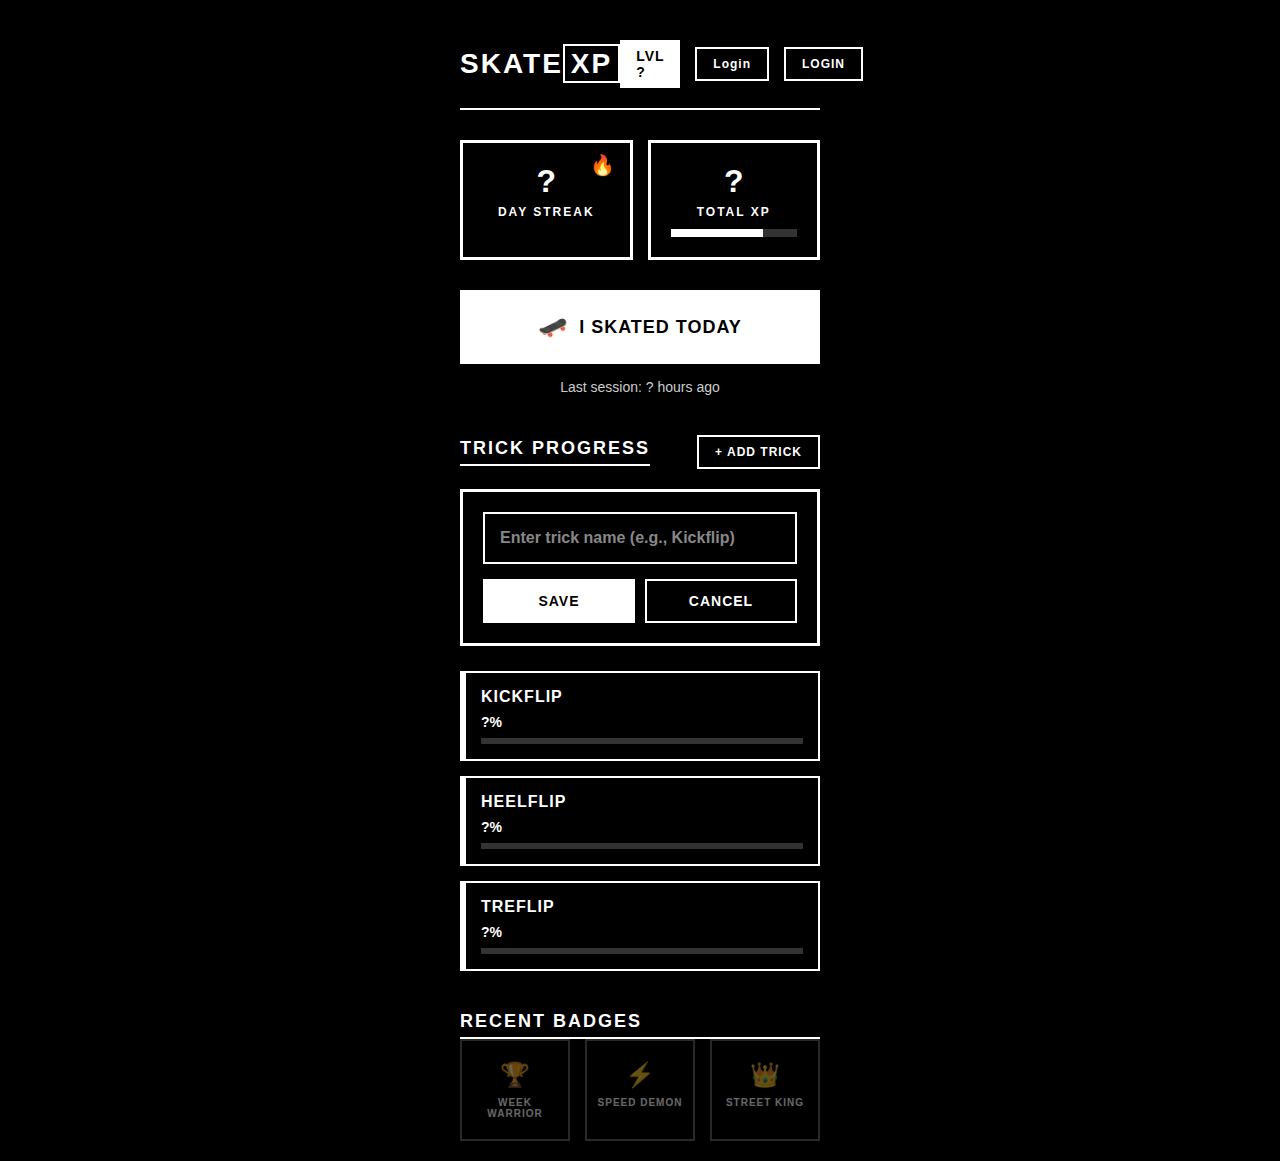
<file: index.html>
<!DOCTYPE html>
<html lang="en">
<head>
    <meta charset="UTF-8">
    <meta name="viewport" content="width=device-width, initial-scale=1.0">
    <title>SkateXP - Level Up Your Sessions</title>
    <link rel="stylesheet" href="style.css">
</head>
<body>
    <div class="container">
        <!-- Header -->
        <header class="header">
            <h1 class="logo">SKATE<span class="xp">XP</span></h1>
            <div class="header-right">
                <div class="user-level">LVL ?</div>
                <a class="login-btn-header" href="/login.html">Login</a> <!--Temporary login button to link-->
                <button class="login-btn-header">LOGIN</button> 
            </div>
        </header>

        <!-- Main Stats Section -->
        <section class="stats-grid">
            <div class="stat-card streak">
                <div class="stat-number">?</div>
                <div class="stat-label">DAY STREAK</div>
                <div class="streak-fire">🔥</div>
            </div>
            
            <div class="stat-card xp-card">
                <div class="stat-number">?</div>
                <div class="stat-label">TOTAL XP</div>
                <div class="xp-bar">
                    <div class="xp-progress"></div>
                </div>
            </div>
        </section>

        <!-- Session Logger -->
        <section class="session-section">
            <button class="session-btn">
                <span class="btn-icon">🛹</span>
                I SKATED TODAY
            </button>
            <p class="last-session">Last session: ? hours ago</p>
        </section>

        <!-- Tricks Tracker -->
        <section class="tricks-section">
            <div class="section-header">
                <h2 class="section-title">TRICK PROGRESS</h2>
                <button class="add-trick-btn">+ ADD TRICK</button>
            </div>
            
            <!-- Add Trick Form (initially hidden, but visible for design) -->
            <div class="add-trick-form">
                <input type="text" class="trick-input" placeholder="Enter trick name (e.g., Kickflip)">
                <div class="form-buttons">
                    <button class="save-btn">SAVE</button>
                    <button class="cancel-btn">CANCEL</button>
                </div>
            </div>
            
            <div class="tricks-grid">
                <div class="trick-card">
                    <div class="trick-name">KICKFLIP</div>
                    <div class="trick-consistency">?%</div>
                    <div class="trick-bar">
                        <div class="trick-progress" style="width: 0%"></div>
                    </div>
                </div>
                
                <div class="trick-card">
                    <div class="trick-name">HEELFLIP</div>
                    <div class="trick-consistency">?%</div>
                    <div class="trick-bar">
                        <div class="trick-progress" style="width: 0%"></div>
                    </div>
                </div>
                
                <div class="trick-card">
                    <div class="trick-name">TREFLIP</div>
                    <div class="trick-consistency">?%</div>
                    <div class="trick-bar">
                        <div class="trick-progress" style="width: 0%"></div>
                    </div>
                </div>
            </div>
        </section>

        <!-- Achievements -->
        <section class="achievements-section">
            <h2 class="section-title">RECENT BADGES</h2>
            <div class="badges-grid">
                <div class="badge locked">
                    <div class="badge-icon">🏆</div>
                    <div class="badge-name">WEEK WARRIOR</div>
                </div>
                <div class="badge locked">
                    <div class="badge-icon">⚡</div>
                    <div class="badge-name">SPEED DEMON</div>
                </div>
                <div class="badge locked">
                    <div class="badge-icon">👑</div>
                    <div class="badge-name">STREET KING</div>
                </div>
            </div>
        </section>
    </div>
</body>
</html>
</file>
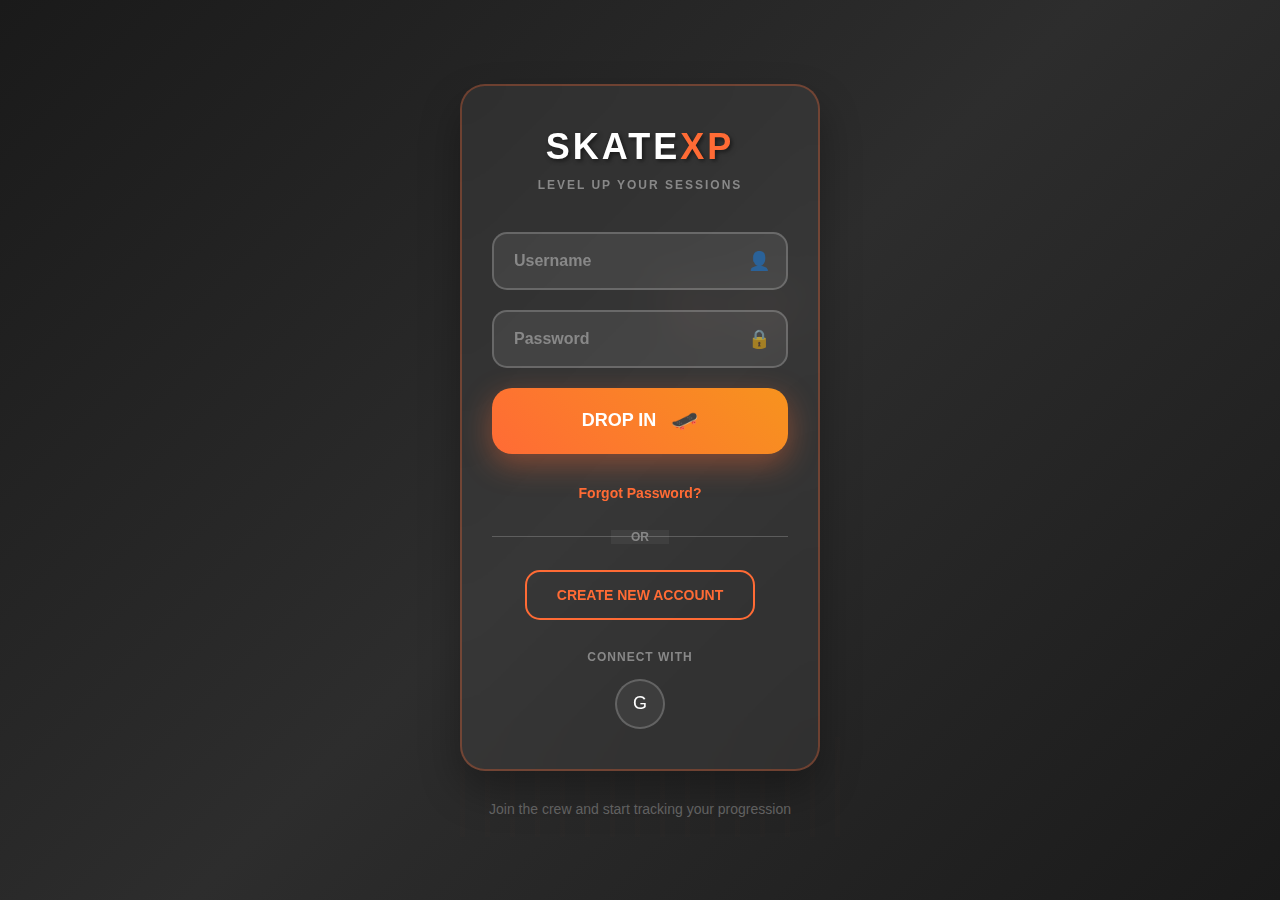
<file: login.html>
<!DOCTYPE html>
<html lang="en">
<head>
    <meta charset="UTF-8">
    <meta name="viewport" content="width=device-width, initial-scale=1.0">
    <title>SkateXP - Login</title>
    <link rel="stylesheet" href="login-style.css">
</head>
<body>
    <div class="login-container">
        <!-- Background Graphics -->
        <div class="bg-graphics">
            <div class="skateboard-icon">🛹</div>
            <div class="street-lines"></div>
        </div>
        
        <!-- Login Card -->
        <div class="login-card">
            <!-- Logo Section -->
            <div class="logo-section">
                <h1 class="logo">SKATE<span class="xp">XP</span></h1>
                <p class="tagline">LEVEL UP YOUR SESSIONS</p>
            </div>
            
            <!-- Login Form -->
            <form class="login-form">
                <div class="input-group">
                    <input type="text" class="login-input" placeholder="Username" required>
                    <div class="input-icon">👤</div>
                </div>
                
                <div class="input-group">
                    <input type="password" class="login-input" placeholder="Password" required>
                    <div class="input-icon">🔒</div>
                </div>
                
                <button type="submit" class="login-btn">
                    <span class="btn-text">DROP IN</span>
                    <span class="btn-icon">🛹</span>
                </button>
            </form>
            
            <!-- Additional Options -->
            <div class="login-options">
                <a href="#" class="forgot-link">Forgot Password?</a>
                <div class="divider">
                    <span class="divider-text">OR</span>
                </div>
                <button class="signup-btn">CREATE NEW ACCOUNT</button>
            </div>
            
            <!-- Social Login -->
            <div class="social-section">
                <p class="social-text">CONNECT WITH</p>
                <div class="social-buttons">
                    <button class="social-btn google">G</button>
                </div>
            </div>
        </div>
        
        <!-- Footer -->
        <div class="login-footer">
            <p>Join the crew and start tracking your progression</p>
        </div>
    </div>
</body>
</html>
</file>
<file: style.css>
* {
    margin: 0;
    padding: 0;
    box-sizing: border-box;
}

body {
    font-family: 'Arial Black', Arial, sans-serif;
    background: #000000;
    color: #ffffff;
    min-height: 100vh;
}

.container {
    max-width: 400px;
    margin: 0 auto;
    padding: 20px;
}

/* Header */
.header {
    display: flex;
    justify-content: space-between;
    align-items: center;
    margin-bottom: 30px;
    padding: 20px 0;
    border-bottom: 2px solid #ffffff;
}

.logo {
    font-size: 28px;
    font-weight: 900;
    letter-spacing: 2px;
    color: #ffffff;
}

.xp {
    color: #ffffff;
    background: #000000;
    padding: 2px 6px;
    border: 2px solid #ffffff;
}

.header-right {
    display: flex;
    align-items: center;
    gap: 15px;
}

.user-level {
    background: #ffffff;
    color: #000000;
    padding: 8px 16px;
    border-radius: 0;
    font-weight: 900;
    font-size: 14px;
    letter-spacing: 1px;
}

.login-btn-header {
    background: #000000;
    border: 2px solid #ffffff;
    padding: 8px 16px;
    color: #ffffff;
    font-weight: 900;
    font-size: 12px;
    cursor: pointer;
    transition: all 0.2s ease;
    letter-spacing: 1px;
    text-decoration: none;
}

.login-btn-header:hover {
    background: #ffffff;
    color: #000000;
}

/* Stats Grid */
.stats-grid {
    display: grid;
    grid-template-columns: 1fr 1fr;
    gap: 15px;
    margin-bottom: 30px;
}

.stat-card {
    background: #000000;
    border: 3px solid #ffffff;
    padding: 20px;
    text-align: center;
    position: relative;
}

.stat-number {
    font-size: 32px;
    font-weight: 900;
    color: #ffffff;
    margin-bottom: 5px;
}

.stat-label {
    font-size: 12px;
    font-weight: 900;
    letter-spacing: 2px;
    color: #ffffff;
}

.streak-fire {
    position: absolute;
    top: 10px;
    right: 15px;
    font-size: 20px;
}

.xp-bar {
    background: #333333;
    height: 8px;
    margin-top: 10px;
    overflow: hidden;
}

.xp-progress {
    background: #ffffff;
    height: 100%;
    width: 73%;
}

/* Session Logger */
.session-section {
    text-align: center;
    margin-bottom: 40px;
}

.session-btn {
    background: #ffffff;
    border: 3px solid #ffffff;
    padding: 20px 40px;
    font-size: 18px;
    font-weight: 900;
    color: #000000;
    cursor: pointer;
    transition: all 0.2s ease;
    display: flex;
    align-items: center;
    justify-content: center;
    gap: 10px;
    width: 100%;
    letter-spacing: 1px;
}

.session-btn:hover {
    background: #000000;
    color: #ffffff;
}

.btn-icon {
    font-size: 24px;
}

.last-session {
    margin-top: 15px;
    color: #cccccc;
    font-size: 14px;
}

/* Section Header */
.section-header {
    display: flex;
    justify-content: space-between;
    align-items: center;
    margin-bottom: 20px;
}

.section-title {
    font-size: 18px;
    font-weight: 900;
    letter-spacing: 2px;
    color: #ffffff;
    border-bottom: 2px solid #ffffff;
    padding-bottom: 5px;
}

.add-trick-btn {
    background: #000000;
    border: 2px solid #ffffff;
    padding: 8px 16px;
    color: #ffffff;
    font-weight: 900;
    font-size: 12px;
    cursor: pointer;
    transition: all 0.2s ease;
    letter-spacing: 1px;
}

.add-trick-btn:hover {
    background: #ffffff;
    color: #000000;
}

/* Add Trick Form */
.add-trick-form {
    background: #000000;
    border: 3px solid #ffffff;
    padding: 20px;
    margin-bottom: 25px;
}

.trick-input {
    width: 100%;
    background: #000000;
    border: 2px solid #ffffff;
    padding: 15px;
    color: #ffffff;
    font-size: 16px;
    font-weight: 900;
    margin-bottom: 15px;
}

.trick-input::placeholder {
    color: #888888;
    font-weight: 900;
}

.trick-input:focus {
    outline: none;
    border-color: #ffffff;
    background: #111111;
}

.form-buttons {
    display: flex;
    gap: 10px;
}

.save-btn {
    background: #ffffff;
    border: 2px solid #ffffff;
    padding: 12px 24px;
    color: #000000;
    font-weight: 900;
    font-size: 14px;
    cursor: pointer;
    flex: 1;
    transition: all 0.2s ease;
    letter-spacing: 1px;
}

.save-btn:hover {
    background: #000000;
    color: #ffffff;
}

.cancel-btn {
    background: #000000;
    border: 2px solid #ffffff;
    padding: 12px 24px;
    color: #ffffff;
    font-weight: 900;
    font-size: 14px;
    cursor: pointer;
    flex: 1;
    transition: all 0.2s ease;
    letter-spacing: 1px;
}

.cancel-btn:hover {
    background: #ffffff;
    color: #000000;
}

/* Tricks Section */
.tricks-grid {
    display: flex;
    flex-direction: column;
    gap: 15px;
    margin-bottom: 40px;
}

.trick-card {
    background: #000000;
    border: 2px solid #ffffff;
    border-left: 6px solid #ffffff;
    padding: 15px;
}

.trick-name {
    font-weight: 900;
    font-size: 16px;
    margin-bottom: 8px;
    letter-spacing: 1px;
}

.trick-consistency {
    color: #ffffff;
    font-weight: 900;
    font-size: 14px;
    margin-bottom: 8px;
}

.trick-bar {
    background: #333333;
    height: 6px;
    overflow: hidden;
}

.trick-progress {
    background: #ffffff;
    height: 100%;
}

/* Achievements */
.badges-grid {
    display: grid;
    grid-template-columns: repeat(3, 1fr);
    gap: 15px;
}

.badge {
    background: #000000;
    border: 2px solid #ffffff;
    padding: 20px 10px;
    text-align: center;
}

.badge.earned {
    background: #ffffff;
    color: #000000;
}

.badge.locked {
    opacity: 0.4;
    border-color: #666666;
}

.badge-icon {
    font-size: 24px;
    margin-bottom: 8px;
}

.badge-name {
    font-size: 10px;
    font-weight: 900;
    letter-spacing: 1px;
}
</file>
<file: login-style.css>
* {
    margin: 0;
    padding: 0;
    box-sizing: border-box;
}

body {
    font-family: 'Arial Black', Arial, sans-serif;
    background: linear-gradient(135deg, #1a1a1a 0%, #2d2d2d 50%, #1a1a1a 100%);
    color: #ffffff;
    min-height: 100vh;
    display: flex;
    align-items: center;
    justify-content: center;
    position: relative;
    overflow: hidden;
}

/* Background Graphics */
.bg-graphics {
    position: absolute;
    top: 0;
    left: 0;
    width: 100%;
    height: 100%;
    z-index: 0;
    opacity: 0.1;
}

.skateboard-icon {
    position: absolute;
    font-size: 120px;
    top: 20%;
    right: 10%;
    transform: rotate(25deg);
    animation: float 6s ease-in-out infinite;
}

.street-lines {
    position: absolute;
    bottom: 0;
    left: 0;
    width: 100%;
    height: 100px;
    background: repeating-linear-gradient(
        90deg,
        transparent,
        transparent 20px,
        rgba(255, 107, 53, 0.1) 20px,
        rgba(255, 107, 53, 0.1) 25px
    );
}

@keyframes float {
    0%, 100% { transform: rotate(25deg) translateY(0px); }
    50% { transform: rotate(25deg) translateY(-20px); }
}

/* Login Container */
.login-container {
    position: relative;
    z-index: 1;
    width: 100%;
    max-width: 400px;
    padding: 20px;
}

/* Login Card */
.login-card {
    background: rgba(255, 255, 255, 0.05);
    backdrop-filter: blur(20px);
    border: 2px solid rgba(255, 107, 53, 0.3);
    border-radius: 25px;
    padding: 40px 30px;
    box-shadow: 0 20px 40px rgba(0, 0, 0, 0.3);
}

/* Logo Section */
.logo-section {
    text-align: center;
    margin-bottom: 40px;
}

.logo {
    font-size: 36px;
    font-weight: 900;
    letter-spacing: 3px;
    color: #ffffff;
    text-shadow: 2px 2px 4px rgba(0,0,0,0.5);
    margin-bottom: 10px;
}

.xp {
    color: #ff6b35;
}

.tagline {
    font-size: 12px;
    letter-spacing: 2px;
    color: #888888;
    font-weight: bold;
}

/* Login Form */
.login-form {
    margin-bottom: 30px;
}

.input-group {
    position: relative;
    margin-bottom: 20px;
}

.login-input {
    width: 100%;
    background: rgba(255, 255, 255, 0.08);
    border: 2px solid rgba(255, 255, 255, 0.2);
    border-radius: 15px;
    padding: 18px 50px 18px 20px;
    color: white;
    font-size: 16px;
    font-weight: bold;
    transition: all 0.3s ease;
}

.login-input::placeholder {
    color: #888888;
}

.login-input:focus {
    outline: none;
    border-color: #ff6b35;
    box-shadow: 0 0 15px rgba(255, 107, 53, 0.3);
    background: rgba(255, 255, 255, 0.12);
}

.input-icon {
    position: absolute;
    right: 18px;
    top: 50%;
    transform: translateY(-50%);
    font-size: 18px;
    opacity: 0.6;
}

.login-btn {
    width: 100%;
    background: linear-gradient(45deg, #ff6b35, #f7931e);
    border: none;
    border-radius: 20px;
    padding: 20px;
    font-size: 18px;
    font-weight: 900;
    color: white;
    cursor: pointer;
    box-shadow: 0 10px 30px rgba(255, 107, 53, 0.4);
    transition: all 0.3s ease;
    display: flex;
    align-items: center;
    justify-content: center;
    gap: 15px;
    margin-top: 10px;
}

.login-btn:hover {
    transform: translateY(-3px);
    box-shadow: 0 15px 40px rgba(255, 107, 53, 0.6);
}

.btn-icon {
    font-size: 22px;
}

/* Login Options */
.login-options {
    text-align: center;
    margin-bottom: 30px;
}

.forgot-link {
    color: #ff6b35;
    text-decoration: none;
    font-size: 14px;
    font-weight: bold;
    transition: color 0.3s ease;
}

.forgot-link:hover {
    color: #f7931e;
}

.divider {
    margin: 25px 0;
    position: relative;
}

.divider::before {
    content: '';
    position: absolute;
    top: 50%;
    left: 0;
    right: 0;
    height: 1px;
    background: rgba(255, 255, 255, 0.2);
}

.divider-text {
    background: rgba(255, 255, 255, 0.05);
    padding: 0 20px;
    font-size: 12px;
    font-weight: bold;
    color: #888888;
    position: relative;
}

.signup-btn {
    background: transparent;
    border: 2px solid #ff6b35;
    border-radius: 15px;
    padding: 15px 30px;
    color: #ff6b35;
    font-weight: bold;
    font-size: 14px;
    cursor: pointer;
    transition: all 0.3s ease;
}

.signup-btn:hover {
    background: rgba(255, 107, 53, 0.1);
    transform: translateY(-1px);
}

/* Social Section */
.social-section {
    text-align: center;
}

.social-text {
    font-size: 12px;
    color: #888888;
    margin-bottom: 15px;
    font-weight: bold;
    letter-spacing: 1px;
}

.social-buttons {
    display: flex;
    justify-content: center;
    gap: 15px;
}

.social-btn {
    width: 50px;
    height: 50px;
    border: 2px solid rgba(255, 255, 255, 0.2);
    border-radius: 50%;
    background: rgba(255, 255, 255, 0.05);
    color: white;
    font-size: 18px;
    cursor: pointer;
    transition: all 0.3s ease;
    display: flex;
    align-items: center;
    justify-content: center;
}

.social-btn:hover {
    border-color: #ff6b35;
    background: rgba(255, 107, 53, 0.1);
    transform: translateY(-2px);
}

/* Footer */
.login-footer {
    text-align: center;
    margin-top: 30px;
    color: #666666;
    font-size: 14px;
}

/* Responsive */
@media (max-width: 480px) {
    .login-container {
        padding: 10px;
    }
    
    .login-card {
        padding: 30px 20px;
    }
    
    .logo {
        font-size: 28px;
    }
}
/* Updated Header Styles */
.header-right {
    display: flex;
    align-items: center;
    gap: 15px;
}

.profile-btn {
    background: rgba(255, 255, 255, 0.1);
    border: 2px solid rgba(255, 107, 53, 0.5);
    border-radius: 50%;
    width: 45px;
    height: 45px;
    cursor: pointer;
    transition: all 0.3s ease;
    display: flex;
    align-items: center;
    justify-content: center;
    backdrop-filter: blur(10px);
}

.profile-btn:hover {
    border-color: #ff6b35;
    background: rgba(255, 107, 53, 0.2);
    transform: scale(1.05);
}

.profile-avatar {
    color: #ff6b35;
    font-weight: 900;
    font-size: 14px;
    letter-spacing: 1px;
}

/* Profile Dropdown (visible for design purposes) */
.profile-dropdown {
    position: absolute;
    top: 70px;
    right: 20px;
    background: rgba(255, 255, 255, 0.05);
    backdrop-filter: blur(20px);
    border: 2px solid rgba(255, 107, 53, 0.3);
    border-radius: 15px;
    padding: 20px;
    min-width: 200px;
    box-shadow: 0 10px 30px rgba(0, 0, 0, 0.3);
}

.profile-header {
    text-align: center;
    margin-bottom: 20px;
    padding-bottom: 15px;
    border-bottom: 1px solid rgba(255, 255, 255, 0.1);
}

.profile-name {
    font-weight: bold;
    font-size: 16px;
    margin-bottom: 5px;
}

.profile-username {
    color: #888888;
    font-size: 12px;
}

.profile-menu {
    list-style: none;
}

.profile-menu li {
    margin-bottom: 10px;
}

.profile-menu a {
    color: #cccccc;
    text-decoration: none;
    font-size: 14px;
    font-weight: bold;
    padding: 10px;
    border-radius: 8px;
    display: block;
    transition: all 0.3s ease;
}

.profile-menu a:hover {
    background: rgba(255, 107, 53, 0.1);
    color: #ff6b35;
}

.logout-btn {
    background: transparent;
    border: 2px solid #ff6b35;
    border-radius: 10px;
    padding: 10px;
    color: #ff6b35;
    font-weight: bold;
    font-size: 12px;
    cursor: pointer;
    width: 100%;
    margin-top: 15px;
    transition: all 0.3s ease;
}

.logout-btn:hover {
    background: rgba(255, 107, 53, 0.1);
}
</file>
